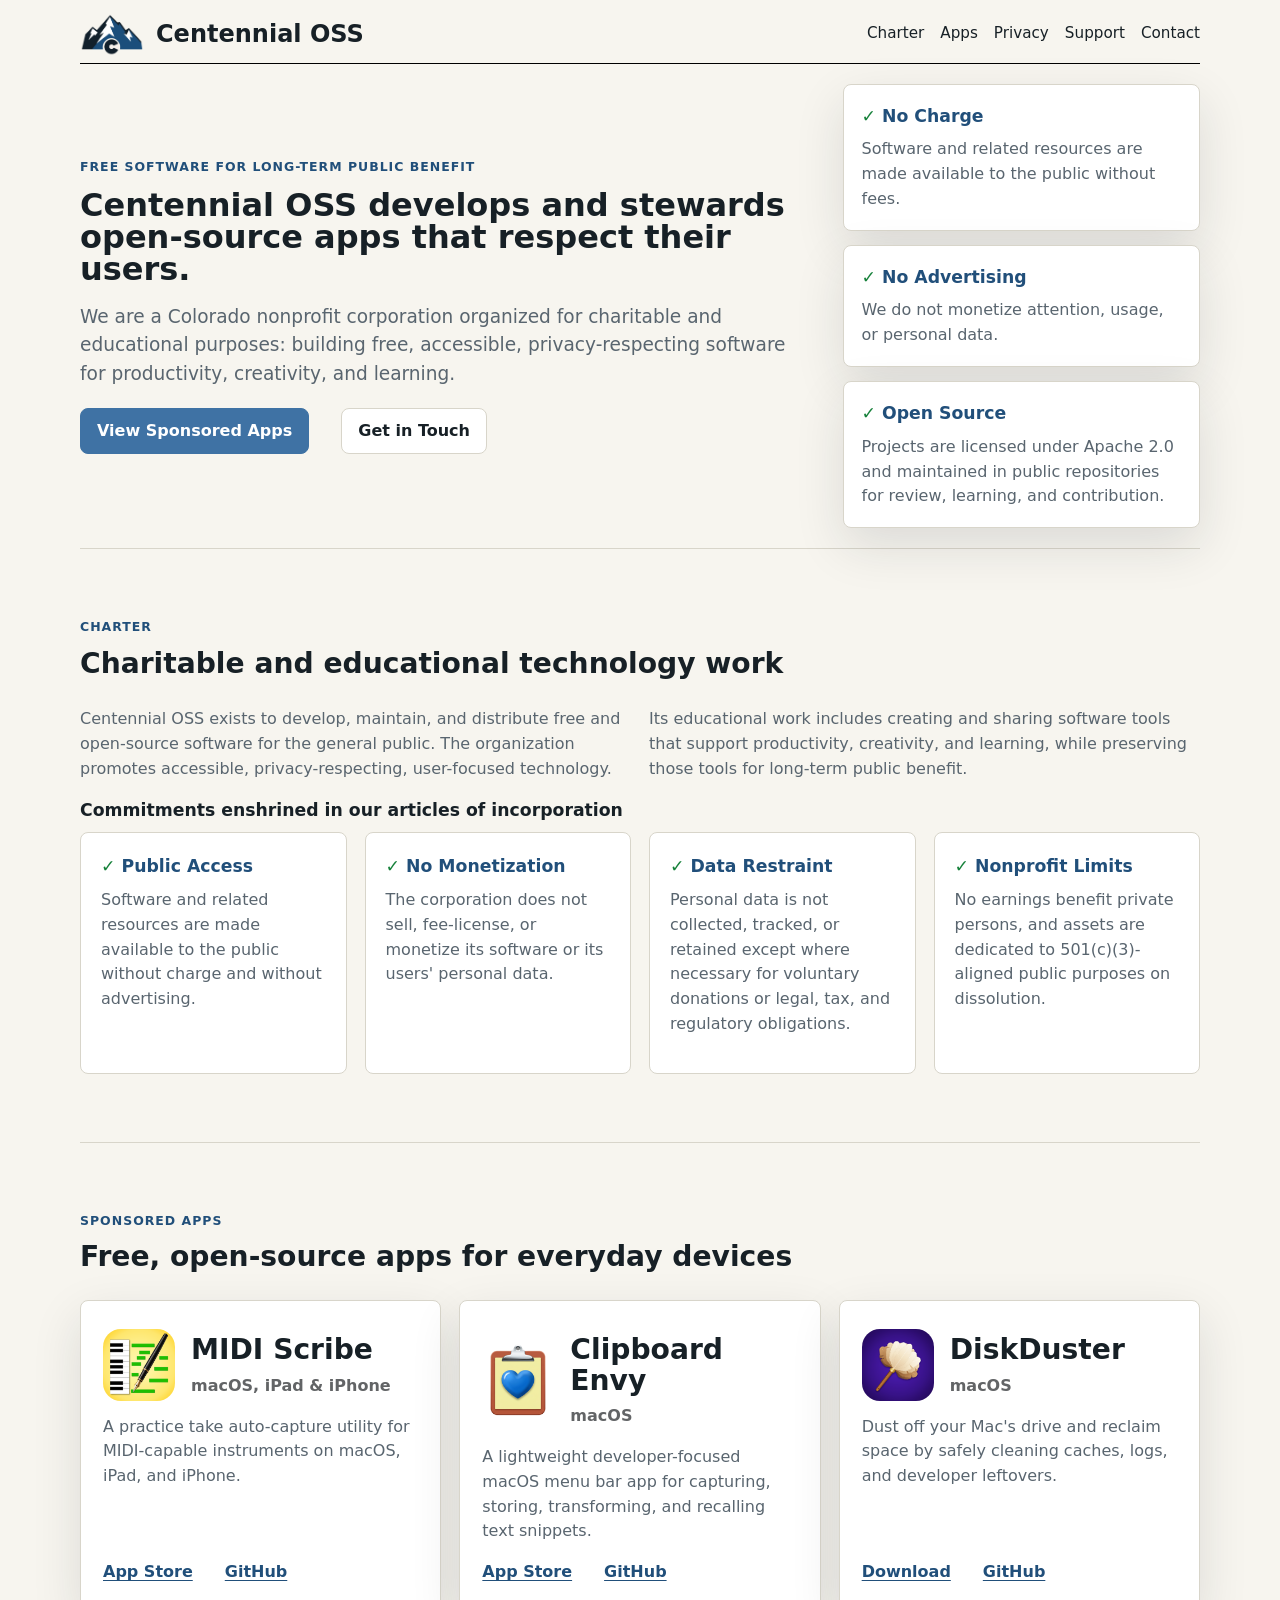
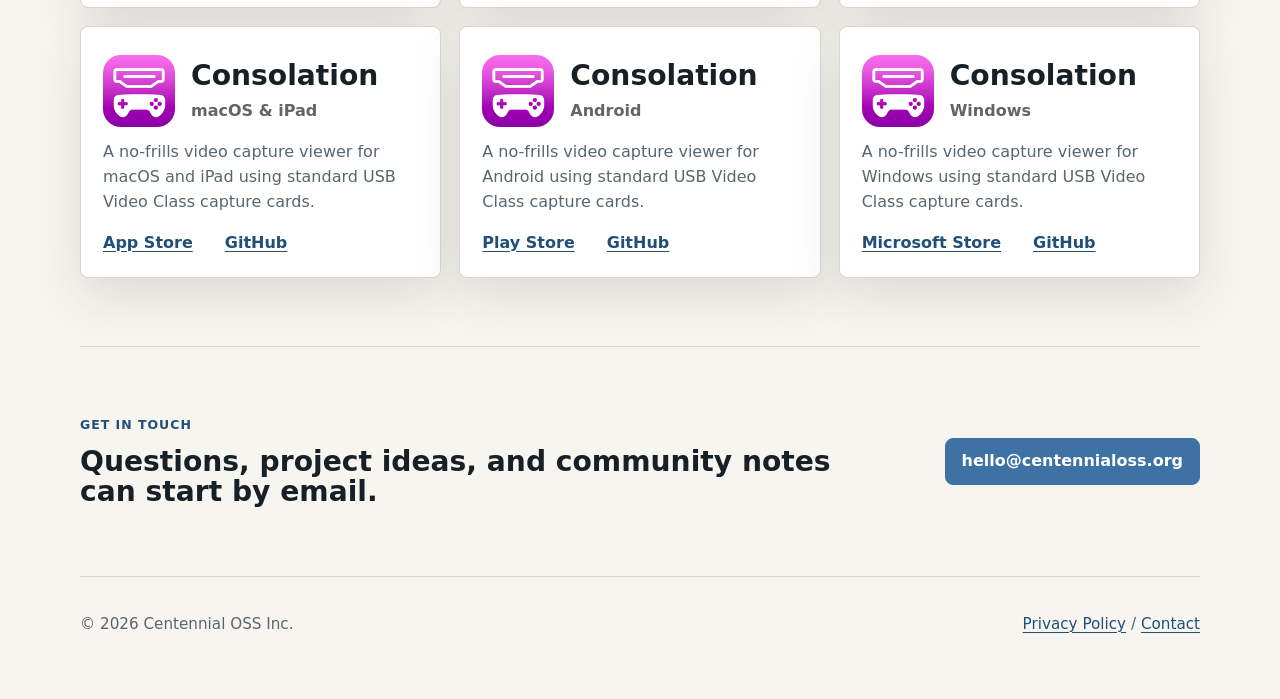
<file: index.html>
<!doctype html>
<html lang="en">
  <head>
    <meta charset="utf-8">
    <meta name="viewport" content="width=device-width, initial-scale=1">
    <title>Centennial OSS Inc.</title>
    <meta name="description" content="Centennial OSS Inc. develops, maintains, and preserves free and open-source software for public benefit.">
    <link rel="canonical" href="https://centennialoss.org/">
    <meta property="og:type" content="website">
    <meta property="og:site_name" content="Centennial OSS">
    <meta property="og:title" content="Centennial OSS">
    <meta property="og:description" content="Centennial OSS develops, maintains, and preserves free and open-source software for public benefit.">
    <meta property="og:url" content="https://centennialoss.org/">
    <meta property="og:image" content="https://centennialoss.org/images/social-card.png">
    <meta property="og:image:alt" content="Centennial OSS">
    <meta property="og:image:width" content="1200">
    <meta property="og:image:height" content="630">
    <meta name="twitter:card" content="summary_large_image">
    <meta name="twitter:title" content="Centennial OSS">
    <meta name="twitter:description" content="Centennial OSS develops, maintains, and preserves free and open-source software for public benefit.">
    <meta name="twitter:image" content="https://centennialoss.org/images/social-card.png">
    <link rel="stylesheet" href="css/site.css">
  </head>
  <body>
    <header class="site-header">
      <a class="brand" href="./" aria-label="Centennial OSS home">
        <img class="brand-mark" src="images/centennial-oss-logo.png" alt="">
        <span class="brand-text">Centennial OSS</span>
      </a>
      <nav aria-label="Primary navigation">
        <a href="#charter">Charter</a>
        <a href="#apps">Apps</a>
        <a href="./privacy/">Privacy</a>
        <a href="./support/">Support</a>
        <a href="mailto:hello@centennialoss.org">Contact</a>
      </nav>
    </header>

    <main>
      <section class="hero">
        <div class="hero-copy">
          <p class="eyebrow">Free software for long-term public benefit</p>
          <h1>Centennial OSS develops and stewards open-source apps that respect their users.</h1>
          <p class="lede">
            We are a Colorado nonprofit corporation organized for charitable and educational purposes:
            building free, accessible, privacy-respecting software for productivity, creativity, and learning.
          </p>
          <div class="hero-actions" aria-label="Primary actions">
            <a class="button primary" href="#apps">View Sponsored Apps</a>
            <a class="button" href="mailto:hello@centennialoss.org">Get in Touch</a>
          </div>
        </div>
        <aside class="hero-panel" aria-label="Operating principles">
          <article class="principle-card">
            <h3><span aria-hidden="true" class="green-check">✓</span> No Charge</h3>
            <span>Software and related resources are made available to the public without fees.</span>
          </article>
          <article class="principle-card">
            <h3><span aria-hidden="true" class="green-check">✓</span> No Advertising</h3>
            <span>We do not monetize attention, usage, or personal data.</span>
          </article>
          <article class="principle-card">
            <h3><span aria-hidden="true" class="green-check">✓</span> Open Source</h3>
            <span>Projects are licensed under Apache 2.0 and maintained in public repositories for review, learning, and contribution.</span>
          </article>
        </aside>
      </section>

      <section id="charter" class="section charter">
        <div class="section-heading">
          <p class="eyebrow">Charter</p>
          <h2>Charitable and educational technology work</h2>
        </div>
        <div class="text-grid">
          <p>
            Centennial OSS exists to develop, maintain, and distribute free and open-source software for the
            general public. The organization promotes accessible, privacy-respecting, user-focused technology.
          </p>
          <p>
            Its educational work includes creating and sharing software tools that support productivity, creativity,
            and learning, while preserving those tools for long-term public benefit.
          </p>
        </div>
        <h3>Commitments enshrined in our articles of incorporation</h3>
        <div class="commitments">
          <article>
            <h3><span aria-hidden="true" class="green-check">✓</span> Public Access</h3>
            <p>Software and related resources are made available to the public without charge and without advertising.</p>
          </article>
          <article>
            <h3><span aria-hidden="true" class="green-check">✓</span> No Monetization</h3>
            <p>The corporation does not sell, fee-license, or monetize its software or its users' personal data.</p>
          </article>
          <article>
            <h3><span aria-hidden="true" class="green-check">✓</span> Data Restraint</h3>
            <p>Personal data is not collected, tracked, or retained except where necessary for voluntary donations or legal, tax, and regulatory obligations.</p>
          </article>
          <article>
            <h3><span aria-hidden="true" class="green-check">✓</span> Nonprofit Limits</h3>
            <p>No earnings benefit private persons, and assets are dedicated to 501(c)(3)-aligned public purposes on dissolution.</p>
          </article>
        </div>
      </section>

      <section id="apps" class="section">
        <div class="section-heading">
          <p class="eyebrow">Sponsored apps</p>
          <h2>Free, open-source apps for everyday devices</h2>
        </div>
        <div class="app-list sponsored-app-list">
          <article class="app-card">
            <div class="app-card-header">
              <img src="images/midi-scribe.png" alt="" width="96" height="96" />
              <div>
                <h2>MIDI Scribe</h2>
                <h4>macOS, iPad &amp; iPhone</h4>
              </div>
            </div>
            <div class="app-card-body">
              <p>A practice take auto-capture utility for MIDI-capable instruments on macOS, iPad, and iPhone.</p>
              <div class="app-links">
                <a href="https://apps.apple.com/us/app/midi-scribe/id6760952962">App Store</a>
                <a href="https://github.com/centennial-oss/midi-scribe">GitHub</a>
              </div>
            </div>
          </article>

          <article class="app-card">
            <div class="app-card-header">
              <img src="images/clipboard-envy.png" alt="" width="96" height="96" />
              <div>
                <h2>Clipboard Envy</h2>
                <h4>macOS</h4>
              </div>
            </div>
            <div class="app-card-body">
              <p>A lightweight developer-focused macOS menu bar app for capturing, storing, transforming, and recalling text snippets.</p>
              <div class="app-links">
                <a href="https://apps.apple.com/us/app/clipboard-envy/id6759918875">App Store</a>
                <a href="https://github.com/centennial-oss/clipboard-envy">GitHub</a>
              </div>
            </div>
          </article>

          <article class="app-card">
            <div class="app-card-header">
              <img src="images/diskduster.png" alt="" width="96" height="96" />
              <div>
                <h2>DiskDuster</h2>
                <h4>macOS</h4>
              </div>
            </div>
            <div class="app-card-body">
              <p>Dust off your Mac's drive and reclaim space by safely cleaning caches, logs, and developer leftovers.</p>
              <div class="app-links">
                <a href="https://github.com/centennial-oss/diskduster/releases">Download</a>
                <a href="https://github.com/centennial-oss/diskduster">GitHub</a>
              </div>
            </div>
          </article>

          <article class="app-card">
            <div class="app-card-header">
              <img src="images/consolation.png" alt="" width="96" height="96" />
              <div>
                <h2>Consolation</h2>
                <h4>macOS &amp; iPad</h4>
              </div>
            </div>
            <div class="app-card-body">
              <p>A no-frills video capture viewer for macOS and iPad using standard USB Video Class capture cards.</p>
              <div class="app-links">
                <a href="https://apps.apple.com/us/app/consolation/id1563856788">App Store</a>
                <a href="https://github.com/centennial-oss/consolation-apple">GitHub</a>
              </div>
            </div>
          </article>

          <article class="app-card">
            <div class="app-card-header">
              <img src="images/consolation.png" alt="" width="96" height="96" />
              <div>
                <h2>Consolation</h2>
                <h4>Android</h4>
              </div>
            </div>
            <div class="app-card-body">
              <p>A no-frills video capture viewer for Android using standard USB Video Class capture cards.</p>
              <div class="app-links">
                <a href="https://play.google.com/store/apps/details?id=org.centennialoss.consolation">Play Store</a>
                <a href="https://github.com/centennial-oss/consolation-android">GitHub</a>
              </div>
            </div>
          </article>

          <article class="app-card">
            <div class="app-card-header">
              <img src="images/consolation.png" alt="" width="96" height="96" />
              <div>
                <h2>Consolation</h2>
                <h4>Windows</h4>
              </div>
            </div>
            <div class="app-card-body">
              <p>A no-frills video capture viewer for Windows using standard USB Video Class capture cards.</p>
              <div class="app-links">
                <a href="https://apps.microsoft.com/detail/9N96T6XGBFTF">Microsoft Store</a>
                <a href="https://github.com/centennial-oss/consolation-windows">GitHub</a>
              </div>
            </div>
          </article>
        </div>
      </section>

      <section id="contact" class="section contact-band">
        <div>
          <p class="eyebrow">Get in touch</p>
          <h2>Questions, project ideas, and community notes can start by email.</h2>
        </div>
        <a class="button primary" href="mailto:hello@centennialoss.org">hello@centennialoss.org</a>
      </section>
    </main>

    <footer class="site-footer">
      <p>&copy; 2026 Centennial OSS Inc.</p>
      <p><a href="privacy">Privacy Policy</a> <span aria-hidden="true">/</span> <a href="mailto:hello@centennialoss.org">Contact</a></p>
    </footer>
  </body>
</html>
</file>
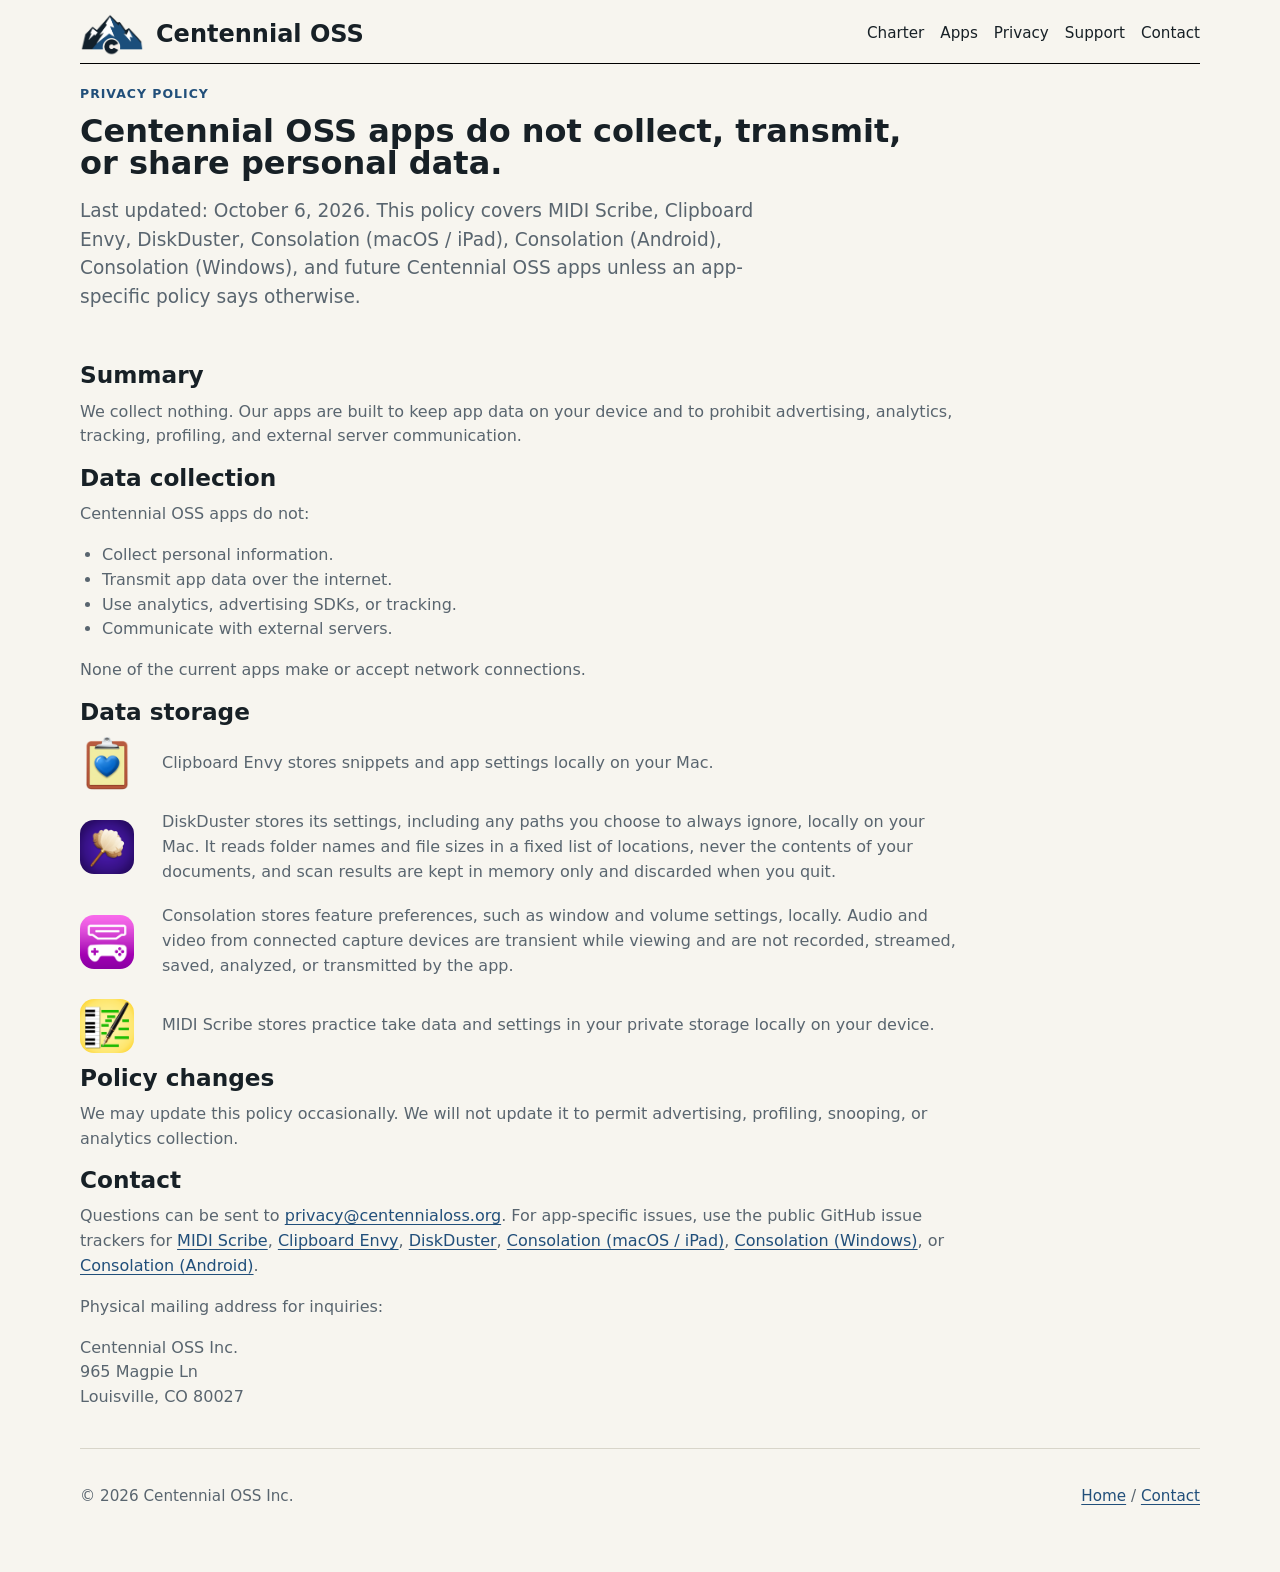
<file: privacy/index.html>
<!doctype html>
<html lang="en">
  <head>
    <meta charset="utf-8">
    <meta name="viewport" content="width=device-width, initial-scale=1">
    <title>Privacy Policy | Centennial OSS Inc.</title>
    <meta name="description" content="Privacy policy for apps sponsored by Centennial OSS Inc.">
    <link rel="canonical" href="https://centennialoss.org/privacy/">
    <meta property="og:type" content="website">
    <meta property="og:site_name" content="Centennial OSS Inc.">
    <meta property="og:title" content="Privacy Policy | Centennial OSS Inc.">
    <meta property="og:description" content="Privacy policy for apps sponsored by Centennial OSS Inc.">
    <meta property="og:url" content="https://centennialoss.org/privacy/">
    <meta property="og:image" content="https://centennialoss.org/images/social-card.png">
    <meta property="og:image:alt" content="Centennial OSS Inc.">
    <meta property="og:image:width" content="1200">
    <meta property="og:image:height" content="630">
    <meta name="twitter:card" content="summary_large_image">
    <meta name="twitter:title" content="Privacy Policy | Centennial OSS Inc.">
    <meta name="twitter:description" content="Privacy policy for apps sponsored by Centennial OSS Inc.">
    <meta name="twitter:image" content="https://centennialoss.org/images/social-card.png">
    <link rel="stylesheet" href="../css/site.css">
  </head>
  <body>
    <header class="site-header">
      <a class="brand" href="../" aria-label="Centennial OSS home">
        <img class="brand-mark" src="../images/centennial-oss-logo.png">
        <span class="brand-text">Centennial OSS</span>
      </a>
      <nav aria-label="Primary navigation">
        <a href="../#charter">Charter</a>
        <a href="../#apps">Apps</a>
        <a href="./">Privacy</a>
        <a href="../support/">Support</a>
        <a href="mailto:hello@centennialoss.org">Contact</a>
      </nav>
    </header>

    <main>
      <section class="page-hero">
        <p class="eyebrow">Privacy policy</p>
        <h1>Centennial OSS apps do not collect, transmit, or share personal data.</h1>
        <p class="lede">
          Last updated: October 6, 2026. This policy covers MIDI Scribe, Clipboard Envy, DiskDuster,
          Consolation (macOS / iPad), Consolation (Android), Consolation (Windows), and future Centennial OSS apps
          unless an app-specific policy says otherwise.
        </p>
      </section>

      <section class="policy">
        <h2>Summary</h2>
        <p>
          We collect nothing. Our apps are built to keep app data on your device and to 
          prohibit advertising, analytics, tracking, profiling, and external server communication.
        </p>

        <h2>Data collection</h2>
        <p>Centennial OSS apps do not:</p>
        <ul>
          <li>Collect personal information.</li>
          <li>Transmit app data over the internet.</li>
          <li>Use analytics, advertising SDKs, or tracking.</li>
          <li>Communicate with external servers.</li>
        </ul>
        <p>
          None of the current apps make or accept network connections.
        </p>

        <h2>Data storage</h2>
        <div class="policy-apps">
          <article class="policy-app">
            <img src="../images/clipboard-envy.png" alt="" width="64" height="64">
            <p>
              Clipboard Envy stores snippets and app settings locally on your Mac.
            </p>
          </article>
          <article class="policy-app">
            <img src="../images/diskduster.png" alt="" width="64" height="64">
            <p>
              DiskDuster stores its settings, including any paths you choose to always ignore, locally on your Mac.
              It reads folder names and file sizes in a fixed list of locations, never the contents of your
              documents, and scan results are kept in memory only and discarded when you quit.
            </p>
          </article>
          <article class="policy-app">
            <img src="../images/consolation.png" alt="" width="64" height="64">
            <p>
              Consolation stores feature preferences, such as window and volume settings, locally. Audio and
              video from connected capture devices are transient while viewing and are not recorded, streamed,
              saved, analyzed, or transmitted by the app.
            </p>
          </article>
          <article class="policy-app">
            <img src="../images/midi-scribe.png" alt="" width="64" height="64">
            <p>
              MIDI Scribe stores practice take data and settings in your private storage locally on your device.
            </p>
          </article>
        </div>

        <h2>Policy changes</h2>
        <p>
          We may update this policy occasionally. We will not update it to permit advertising, profiling,
          snooping, or analytics collection.
        </p>

        <h2>Contact</h2>
        <p>
          Questions can be sent to <a href="mailto:privacy@centennialoss.org">privacy@centennialoss.org</a>. For
          app-specific issues, use the public GitHub issue trackers for
          <a href="https://github.com/centennial-oss/midi-scribe/issues">MIDI Scribe</a>,
          <a href="https://github.com/centennial-oss/clipboard-envy/issues">Clipboard Envy</a>,
          <a href="https://github.com/centennial-oss/diskduster/issues">DiskDuster</a>,
          <a href="https://github.com/centennial-oss/consolation-apple/issues">Consolation (macOS / iPad)</a>,
          <a href="https://github.com/centennial-oss/consolation-windows/issues">Consolation (Windows)</a>, or
          <a href="https://github.com/centennial-oss/consolation-android/issues">Consolation (Android)</a>.
        </p>
        <p>
          Physical mailing address for inquiries:
        </p>
        <address>
          Centennial OSS Inc.<br>
          965 Magpie Ln<br>
          Louisville, CO 80027
        </address>
      </section>
    </main>

    <footer class="site-footer">
      <p>&copy; 2026 Centennial OSS Inc.</p>
      <p><a href="../">Home</a> <span aria-hidden="true">/</span> <a href="mailto:hello@centennialoss.org">Contact</a></p>
    </footer>
  </body>
</html>
</file>
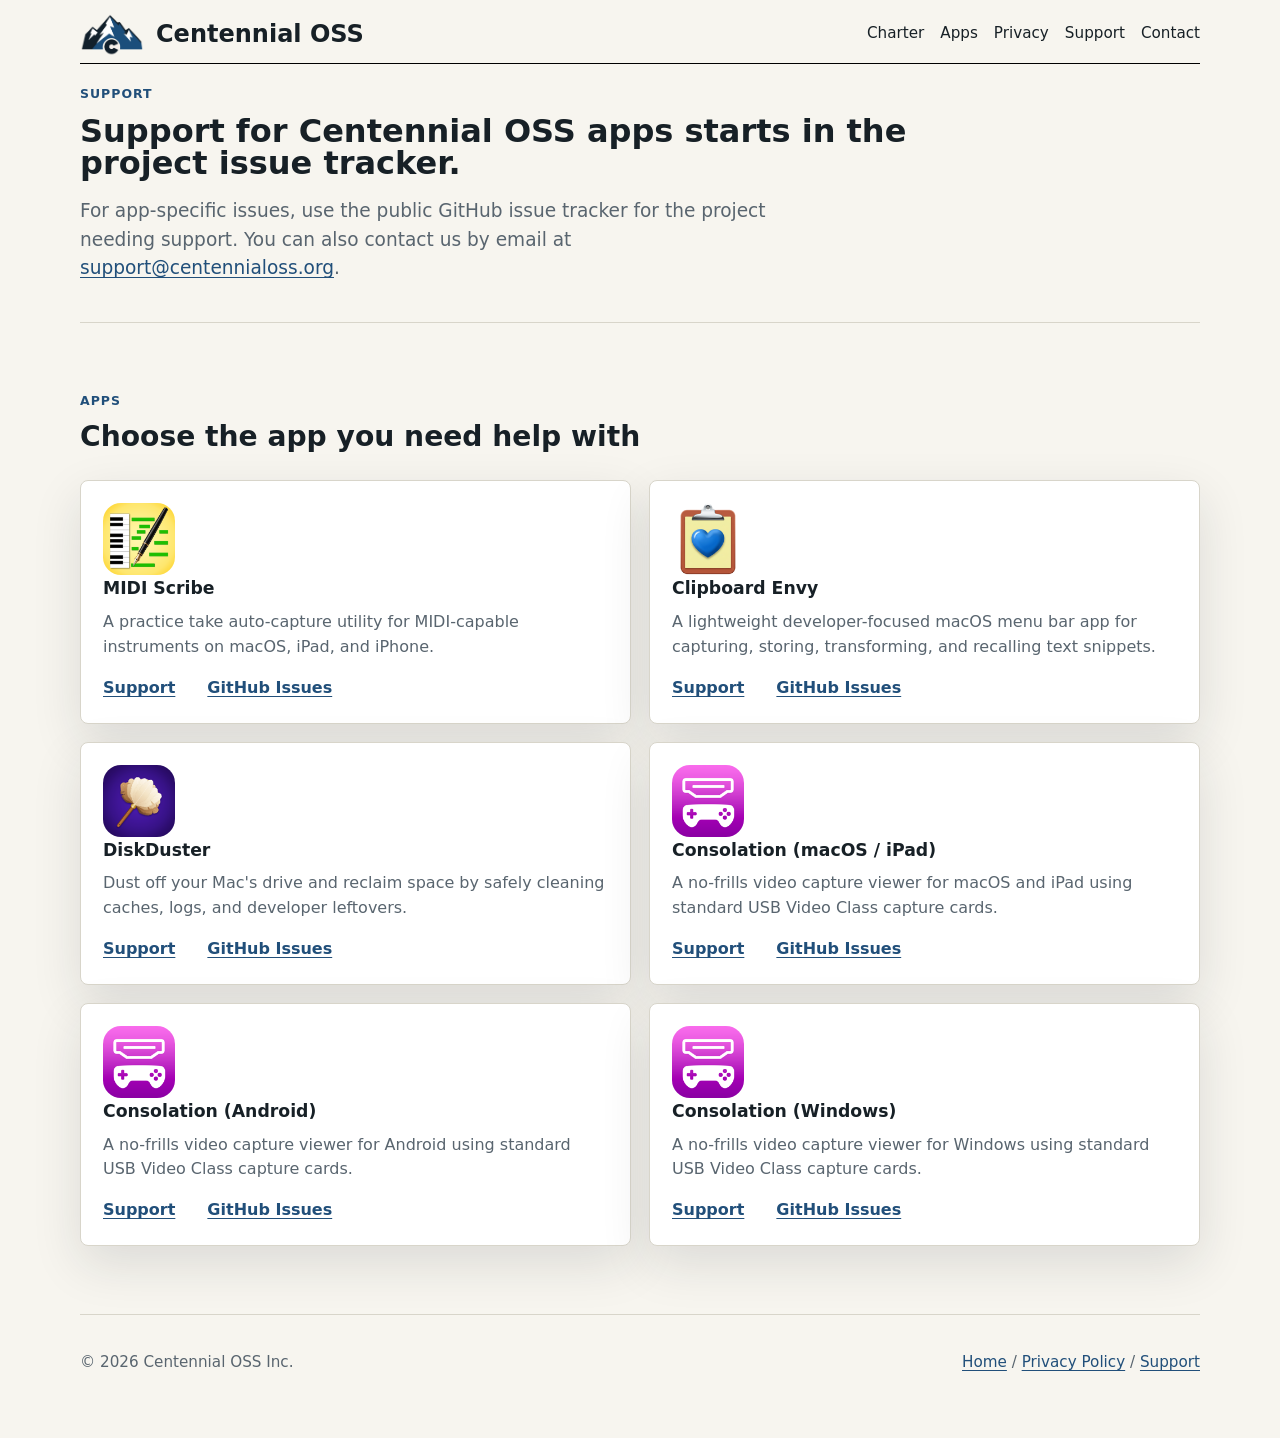
<file: support/index.html>
<!doctype html>
<html lang="en">
  <head>
    <meta charset="utf-8">
    <meta name="viewport" content="width=device-width, initial-scale=1">
    <title>Support | Centennial OSS Inc.</title>
    <meta name="description" content="Support resources for apps sponsored by Centennial OSS Inc.">
    <link rel="canonical" href="https://centennialoss.org/support/">
    <meta property="og:type" content="website">
    <meta property="og:site_name" content="Centennial OSS Inc.">
    <meta property="og:title" content="Support | Centennial OSS Inc.">
    <meta property="og:description" content="Support resources for apps sponsored by Centennial OSS Inc.">
    <meta property="og:url" content="https://centennialoss.org/support/">
    <meta property="og:image" content="https://centennialoss.org/images/social-card.png">
    <meta property="og:image:alt" content="Centennial OSS Inc.">
    <meta property="og:image:width" content="1200">
    <meta property="og:image:height" content="630">
    <meta name="twitter:card" content="summary_large_image">
    <meta name="twitter:title" content="Support | Centennial OSS Inc.">
    <meta name="twitter:description" content="Support resources for apps sponsored by Centennial OSS Inc.">
    <meta name="twitter:image" content="https://centennialoss.org/images/social-card.png">
    <link rel="stylesheet" href="../css/site.css">
  </head>
  <body>
    <header class="site-header">
      <a class="brand" href="../" aria-label="Centennial OSS home">
        <img class="brand-mark" src="../images/centennial-oss-logo.png" alt="">
        <span class="brand-text">Centennial OSS</span>
      </a>
      <nav aria-label="Primary navigation">
        <a href="../#charter">Charter</a>
        <a href="../#apps">Apps</a>
        <a href="../privacy/">Privacy</a>
        <a href="./">Support</a>
        <a href="mailto:hello@centennialoss.org">Contact</a>
      </nav>
    </header>

    <main>
      <section class="page-hero">
        <p class="eyebrow">Support</p>
        <h1>Support for Centennial OSS apps starts in the project issue tracker.</h1>
        <p class="lede">
          For app-specific issues, use the public GitHub issue tracker for the project needing support.
          You can also contact us by email at <a href="mailto:support@centennialoss.org">support@centennialoss.org</a>.
        </p>
      </section>

      <section class="section">
        <div class="section-heading">
          <p class="eyebrow">Apps</p>
          <h2>Choose the app you need help with</h2>
        </div>
        <div class="app-list">
          <article class="app-card">
            <img src="../images/midi-scribe.png" alt="" width="96" height="96">
            <div class="app-card-body">
              <h3>MIDI Scribe</h3>
              <p>A practice take auto-capture utility for MIDI-capable instruments on macOS, iPad, and iPhone.</p>
              <div class="app-links">
                <a href="./midi-scribe/">Support</a>
                <a href="https://github.com/centennial-oss/midi-scribe/issues">GitHub Issues</a>
              </div>
            </div>
          </article>

          <article class="app-card">
            <img src="../images/clipboard-envy.png" alt="" width="96" height="96">
            <div class="app-card-body">
              <h3>Clipboard Envy</h3>
              <p>A lightweight developer-focused macOS menu bar app for capturing, storing, transforming, and recalling text snippets.</p>
              <div class="app-links">
                <a href="./clipboard-envy/">Support</a>
                <a href="https://github.com/centennial-oss/clipboard-envy/issues">GitHub Issues</a>
              </div>
            </div>
          </article>

          <article class="app-card">
            <img src="../images/diskduster.png" alt="" width="96" height="96">
            <div class="app-card-body">
              <h3>DiskDuster</h3>
              <p>Dust off your Mac's drive and reclaim space by safely cleaning caches, logs, and developer leftovers.</p>
              <div class="app-links">
                <a href="./diskduster/">Support</a>
                <a href="https://github.com/centennial-oss/diskduster/issues">GitHub Issues</a>
              </div>
            </div>
          </article>

          <article class="app-card">
            <img src="../images/consolation.png" alt="" width="96" height="96">
            <div class="app-card-body">
              <h3>Consolation (macOS / iPad)</h3>
              <p>A no-frills video capture viewer for macOS and iPad using standard USB Video Class capture cards.</p>
              <div class="app-links">
                <a href="./consolation-apple/">Support</a>
                <a href="https://github.com/centennial-oss/consolation-apple/issues">GitHub Issues</a>
              </div>
            </div>
          </article>

          <article class="app-card">
            <img src="../images/consolation.png" alt="" width="96" height="96">
            <div class="app-card-body">
              <h3>Consolation (Android)</h3>
              <p>A no-frills video capture viewer for Android using standard USB Video Class capture cards.</p>
              <div class="app-links">
                <a href="./consolation-android/">Support</a>
                <a href="https://github.com/centennial-oss/consolation-android/issues">GitHub Issues</a>
              </div>
            </div>
          </article>

          <article class="app-card">
            <img src="../images/consolation.png" alt="" width="96" height="96">
            <div class="app-card-body">
              <h3>Consolation (Windows)</h3>
              <p>A no-frills video capture viewer for Windows using standard USB Video Class capture cards.</p>
              <div class="app-links">
                <a href="./consolation-windows/">Support</a>
                <a href="https://github.com/centennial-oss/consolation-windows/issues">GitHub Issues</a>
              </div>
            </div>
          </article>
        </div>
      </section>
    </main>

    <footer class="site-footer">
      <p>&copy; 2026 Centennial OSS Inc.</p>
      <p><a href="../">Home</a> <span aria-hidden="true">/</span> <a href="../privacy/">Privacy Policy</a> <span aria-hidden="true">/</span> <a href="mailto:support@centennialoss.org">Support</a></p>
    </footer>
  </body>
</html>
</file>
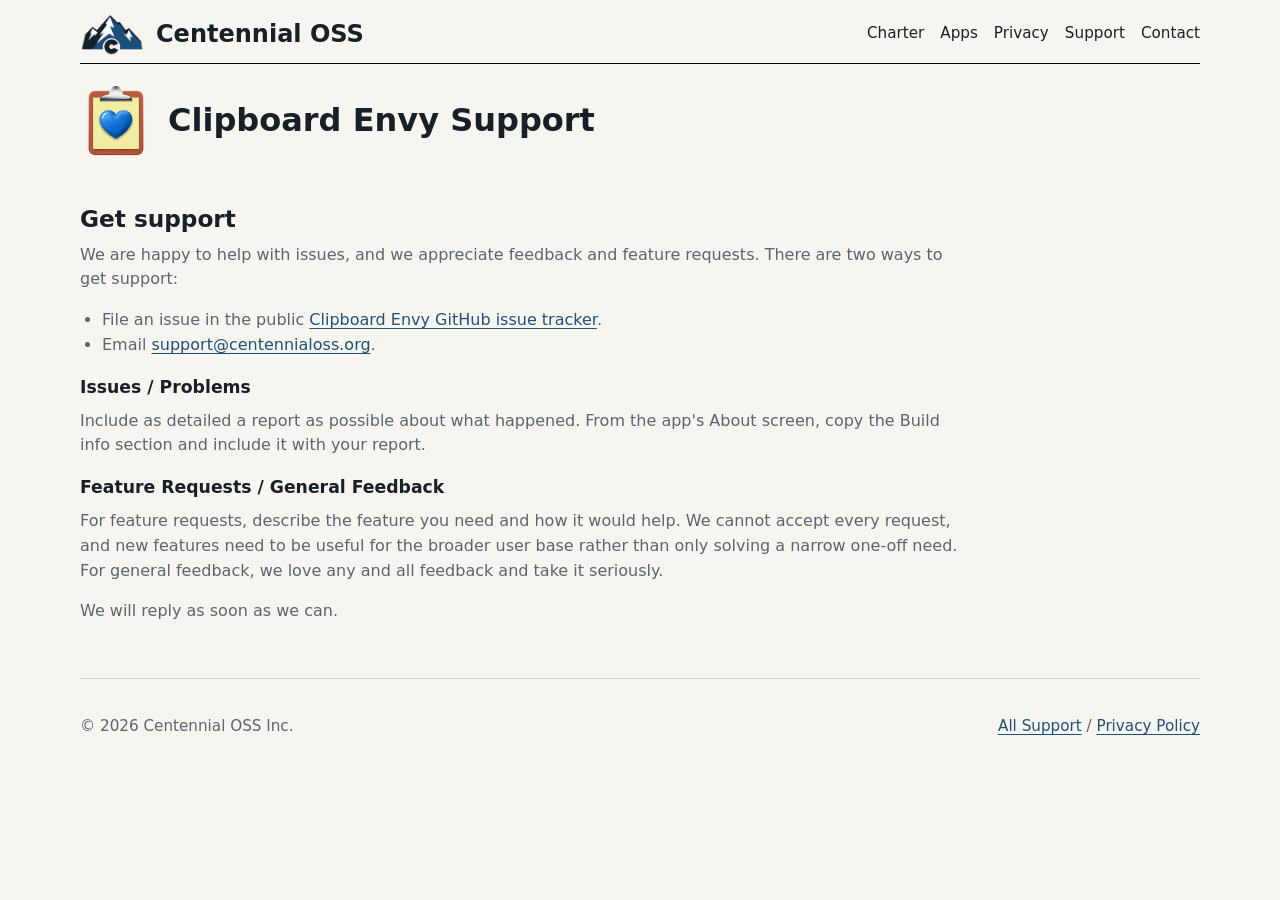
<file: support/clipboard-envy/index.html>
<!doctype html>
<html lang="en">
  <head>
    <meta charset="utf-8">
    <meta name="viewport" content="width=device-width, initial-scale=1">
    <title>Clipboard Envy Support | Centennial OSS Inc.</title>
    <meta name="description" content="Support resources for Clipboard Envy.">
    <link rel="canonical" href="https://centennialoss.org/support/clipboard-envy/">
    <meta property="og:type" content="website">
    <meta property="og:site_name" content="Centennial OSS Inc.">
    <meta property="og:title" content="Clipboard Envy Support | Centennial OSS Inc.">
    <meta property="og:description" content="Support resources for Clipboard Envy.">
    <meta property="og:url" content="https://centennialoss.org/support/clipboard-envy/">
    <meta property="og:image" content="https://centennialoss.org/images/social-card.png">
    <meta property="og:image:alt" content="Centennial OSS Inc.">
    <meta property="og:image:width" content="1200">
    <meta property="og:image:height" content="630">
    <meta name="twitter:card" content="summary_large_image">
    <meta name="twitter:title" content="Clipboard Envy Support | Centennial OSS Inc.">
    <meta name="twitter:description" content="Support resources for Clipboard Envy.">
    <meta name="twitter:image" content="https://centennialoss.org/images/social-card.png">
    <link rel="stylesheet" href="../../css/site.css">
  </head>
  <body>
    <header class="site-header">
      <a class="brand" href="../../" aria-label="Centennial OSS home">
        <img class="brand-mark" src="../../images/centennial-oss-logo.png" alt="">
        <span class="brand-text">Centennial OSS</span>
      </a>
      <nav aria-label="Primary navigation">
        <a href="../../#charter">Charter</a>
        <a href="../../#apps">Apps</a>
        <a href="../../privacy/">Privacy</a>
        <a href="../">Support</a>
        <a href="mailto:hello@centennialoss.org">Contact</a>
      </nav>
    </header>

    <main>
      <section class="page-hero">
        <h1 class="app-title">
          <img src="../../images/clipboard-envy.png" alt="" width="72" height="72">
          <span>Clipboard Envy Support</span>
        </h1>
      </section>

      <section class="policy">
        <h2>Get support</h2>
        <p>
          We are happy to help with issues, and we appreciate feedback and feature requests. There are two ways to get support:
        </p>
        <ul>
          <li>File an issue in the public <a href="https://github.com/centennial-oss/clipboard-envy/issues">Clipboard Envy GitHub issue tracker</a>.</li>
          <li>Email <a href="mailto:support@centennialoss.org">support@centennialoss.org</a>.</li>
        </ul>
        <h3>Issues / Problems</h3>
        <p>
          Include as detailed a report as possible about what happened. From the app's About screen, copy the Build info section
          and include it with your report.
        </p>
        <h3>Feature Requests / General Feedback</h3>
        <p>
          For feature requests, describe the feature you need and how it would help. We cannot accept every request,
          and new features need to be useful for the broader user base rather than only solving a narrow one-off need.
          For general feedback, we love any and all feedback and take it seriously.
        </p>
        <p>
          We will reply as soon as we can.
        </p>
      </section>
    </main>

    <footer class="site-footer">
      <p>&copy; 2026 Centennial OSS Inc.</p>
      <p><a href="../">All Support</a> <span aria-hidden="true">/</span> <a href="../../privacy/">Privacy Policy</a></p>
    </footer>
  </body>
</html>
</file>
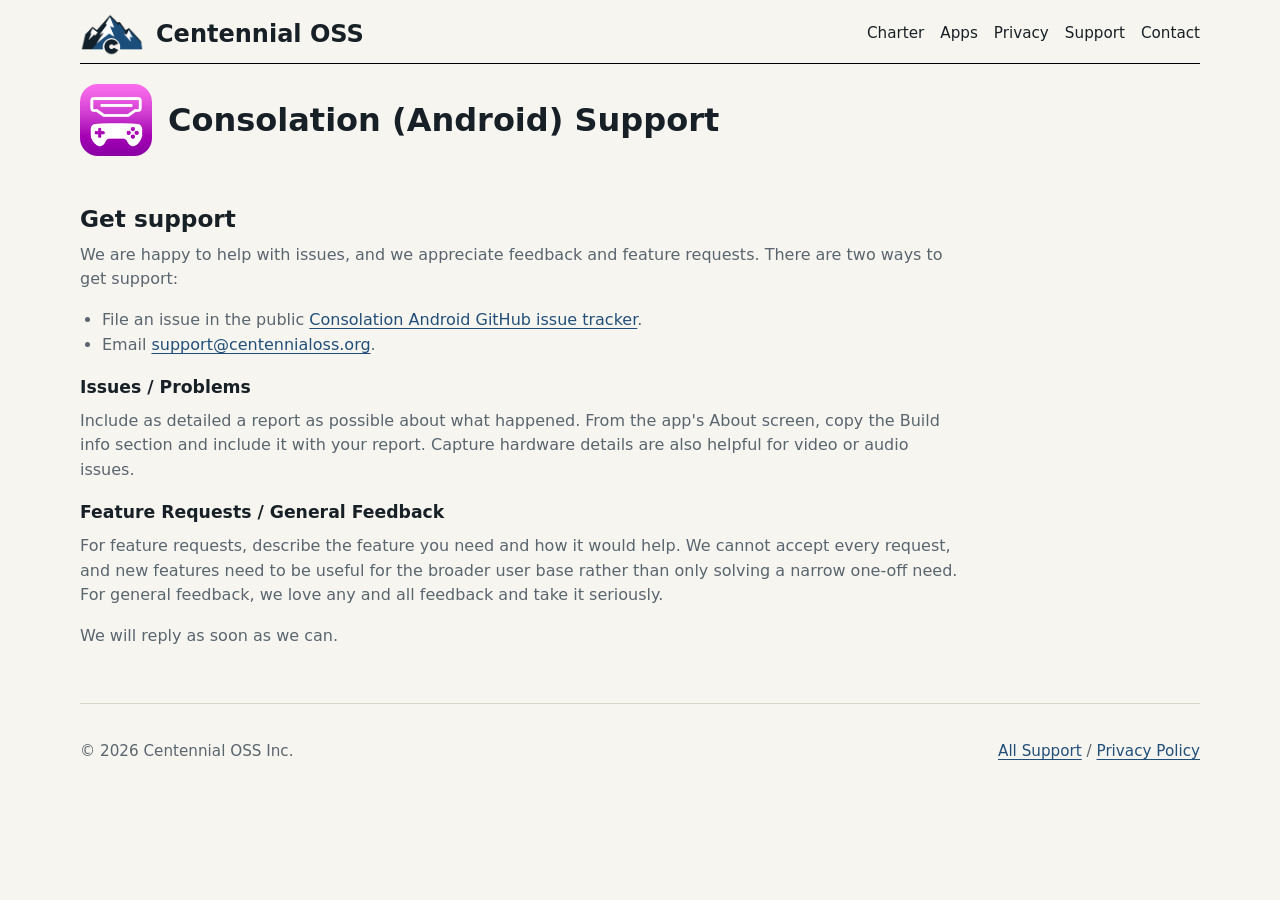
<file: support/consolation-android/index.html>
<!doctype html>
<html lang="en">
  <head>
    <meta charset="utf-8">
    <meta name="viewport" content="width=device-width, initial-scale=1">
    <title>Consolation for Android Support | Centennial OSS Inc.</title>
    <meta name="description" content="Support resources for Consolation on Android.">
    <link rel="canonical" href="https://centennialoss.org/support/consolation-android/">
    <meta property="og:type" content="website">
    <meta property="og:site_name" content="Centennial OSS Inc.">
    <meta property="og:title" content="Consolation for Android Support | Centennial OSS Inc.">
    <meta property="og:description" content="Support resources for Consolation on Android.">
    <meta property="og:url" content="https://centennialoss.org/support/consolation-android/">
    <meta property="og:image" content="https://centennialoss.org/images/social-card.png">
    <meta property="og:image:alt" content="Centennial OSS Inc.">
    <meta property="og:image:width" content="1200">
    <meta property="og:image:height" content="630">
    <meta name="twitter:card" content="summary_large_image">
    <meta name="twitter:title" content="Consolation for Android Support | Centennial OSS Inc.">
    <meta name="twitter:description" content="Support resources for Consolation on Android.">
    <meta name="twitter:image" content="https://centennialoss.org/images/social-card.png">
    <link rel="stylesheet" href="../../css/site.css">
  </head>
  <body>
    <header class="site-header">
      <a class="brand" href="../../" aria-label="Centennial OSS home">
        <img class="brand-mark" src="../../images/centennial-oss-logo.png" alt="">
        <span class="brand-text">Centennial OSS</span>
      </a>
      <nav aria-label="Primary navigation">
        <a href="../../#charter">Charter</a>
        <a href="../../#apps">Apps</a>
        <a href="../../privacy/">Privacy</a>
        <a href="../">Support</a>
        <a href="mailto:hello@centennialoss.org">Contact</a>
      </nav>
    </header>

    <main>
      <section class="page-hero">
        <h1 class="app-title">
          <img src="../../images/consolation.png" alt="" width="72" height="72">
          <span>Consolation (Android) Support</span>
        </h1>
      </section>

      <section class="policy">
        <h2>Get support</h2>
        <p>
          We are happy to help with issues, and we appreciate feedback and feature requests. There are two ways to get support:
        </p>
        <ul>
          <li>File an issue in the public <a href="https://github.com/centennial-oss/consolation-android/issues">Consolation Android GitHub issue tracker</a>.</li>
          <li>Email <a href="mailto:support@centennialoss.org">support@centennialoss.org</a>.</li>
        </ul>
        <h3>Issues / Problems</h3>
        <p>
          Include as detailed a report as possible about what happened. From the app's About screen, copy the Build info section
          and include it with your report. Capture hardware details are also helpful for video or audio issues.
        </p>
        <h3>Feature Requests / General Feedback</h3>
        <p>
          For feature requests, describe the feature you need and how it would help. We cannot accept every request,
          and new features need to be useful for the broader user base rather than only solving a narrow one-off need.
          For general feedback, we love any and all feedback and take it seriously.
        </p>
        <p>
          We will reply as soon as we can.
        </p>
      </section>
    </main>

    <footer class="site-footer">
      <p>&copy; 2026 Centennial OSS Inc.</p>
      <p><a href="../">All Support</a> <span aria-hidden="true">/</span> <a href="../../privacy/">Privacy Policy</a></p>
    </footer>
  </body>
</html>
</file>
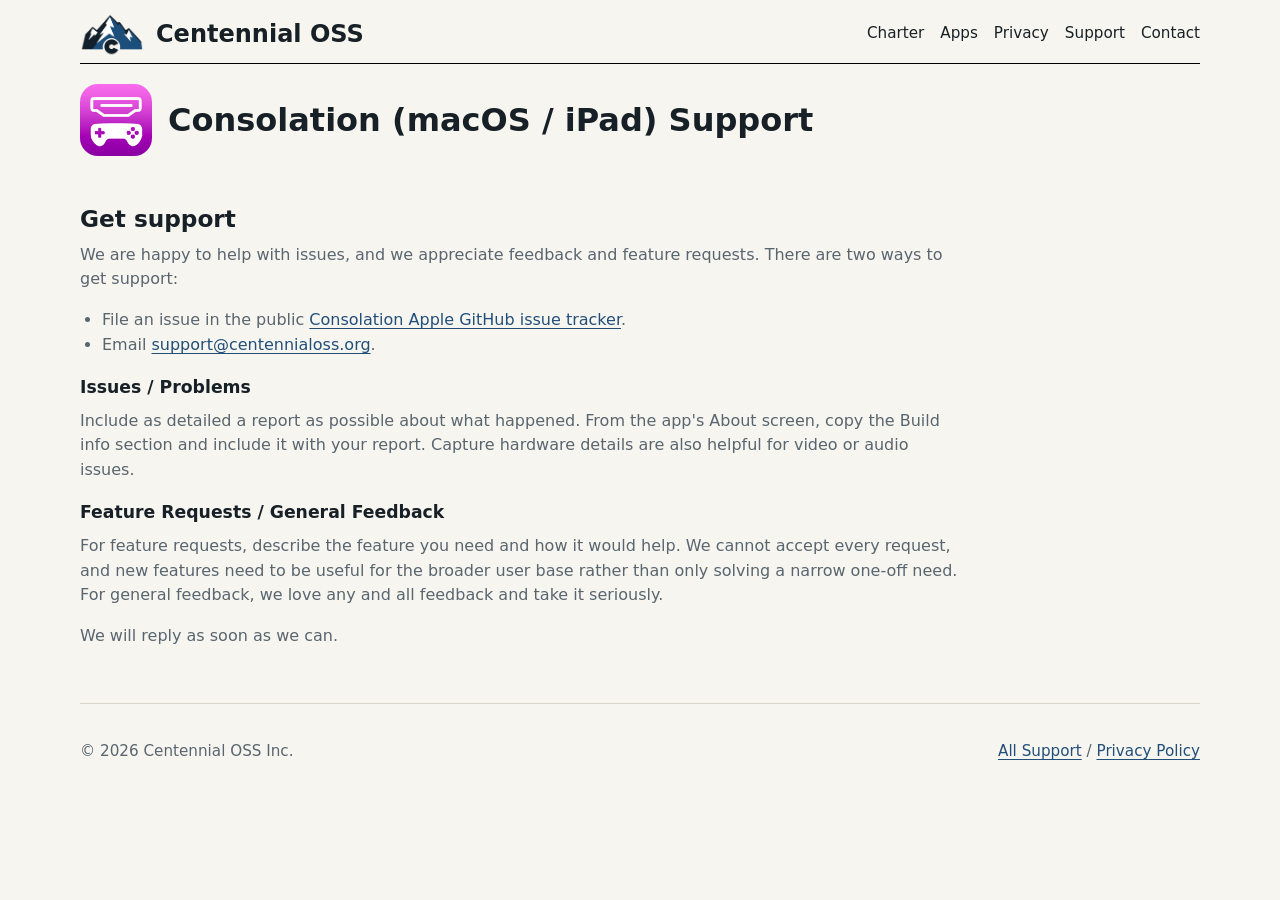
<file: support/consolation-apple/index.html>
<!doctype html>
<html lang="en">
  <head>
    <meta charset="utf-8">
    <meta name="viewport" content="width=device-width, initial-scale=1">
    <title>Consolation for macOS and iPad Support | Centennial OSS Inc.</title>
    <meta name="description" content="Support resources for Consolation on macOS and iPad.">
    <link rel="canonical" href="https://centennialoss.org/support/consolation-apple/">
    <meta property="og:type" content="website">
    <meta property="og:site_name" content="Centennial OSS Inc.">
    <meta property="og:title" content="Consolation for macOS and iPad Support | Centennial OSS Inc.">
    <meta property="og:description" content="Support resources for Consolation on macOS and iPad.">
    <meta property="og:url" content="https://centennialoss.org/support/consolation-apple/">
    <meta property="og:image" content="https://centennialoss.org/images/social-card.png">
    <meta property="og:image:alt" content="Centennial OSS Inc.">
    <meta property="og:image:width" content="1200">
    <meta property="og:image:height" content="630">
    <meta name="twitter:card" content="summary_large_image">
    <meta name="twitter:title" content="Consolation for macOS and iPad Support | Centennial OSS Inc.">
    <meta name="twitter:description" content="Support resources for Consolation on macOS and iPad.">
    <meta name="twitter:image" content="https://centennialoss.org/images/social-card.png">
    <link rel="stylesheet" href="../../css/site.css">
  </head>
  <body>
    <header class="site-header">
      <a class="brand" href="../../" aria-label="Centennial OSS home">
        <img class="brand-mark" src="../../images/centennial-oss-logo.png" alt="">
        <span class="brand-text">Centennial OSS</span>
      </a>
      <nav aria-label="Primary navigation">
        <a href="../../#charter">Charter</a>
        <a href="../../#apps">Apps</a>
        <a href="../../privacy/">Privacy</a>
        <a href="../">Support</a>
        <a href="mailto:hello@centennialoss.org">Contact</a>
      </nav>
    </header>

    <main>
      <section class="page-hero">
        <h1 class="app-title">
          <img src="../../images/consolation.png" alt="" width="72" height="72">
          <span>Consolation (macOS / iPad) Support</span>
        </h1>
      </section>

      <section class="policy">
        <h2>Get support</h2>
        <p>
          We are happy to help with issues, and we appreciate feedback and feature requests. There are two ways to get support:
        </p>
        <ul>
          <li>File an issue in the public <a href="https://github.com/centennial-oss/consolation-apple/issues">Consolation Apple GitHub issue tracker</a>.</li>
          <li>Email <a href="mailto:support@centennialoss.org">support@centennialoss.org</a>.</li>
        </ul>
        <h3>Issues / Problems</h3>
        <p>
          Include as detailed a report as possible about what happened. From the app's About screen, copy the Build info section
          and include it with your report. Capture hardware details are also helpful for video or audio issues.
        </p>
        <h3>Feature Requests / General Feedback</h3>
        <p>
          For feature requests, describe the feature you need and how it would help. We cannot accept every request,
          and new features need to be useful for the broader user base rather than only solving a narrow one-off need.
          For general feedback, we love any and all feedback and take it seriously.
        </p>
        <p>
          We will reply as soon as we can.
        </p>
      </section>
    </main>

    <footer class="site-footer">
      <p>&copy; 2026 Centennial OSS Inc.</p>
      <p><a href="../">All Support</a> <span aria-hidden="true">/</span> <a href="../../privacy/">Privacy Policy</a></p>
    </footer>
  </body>
</html>
</file>
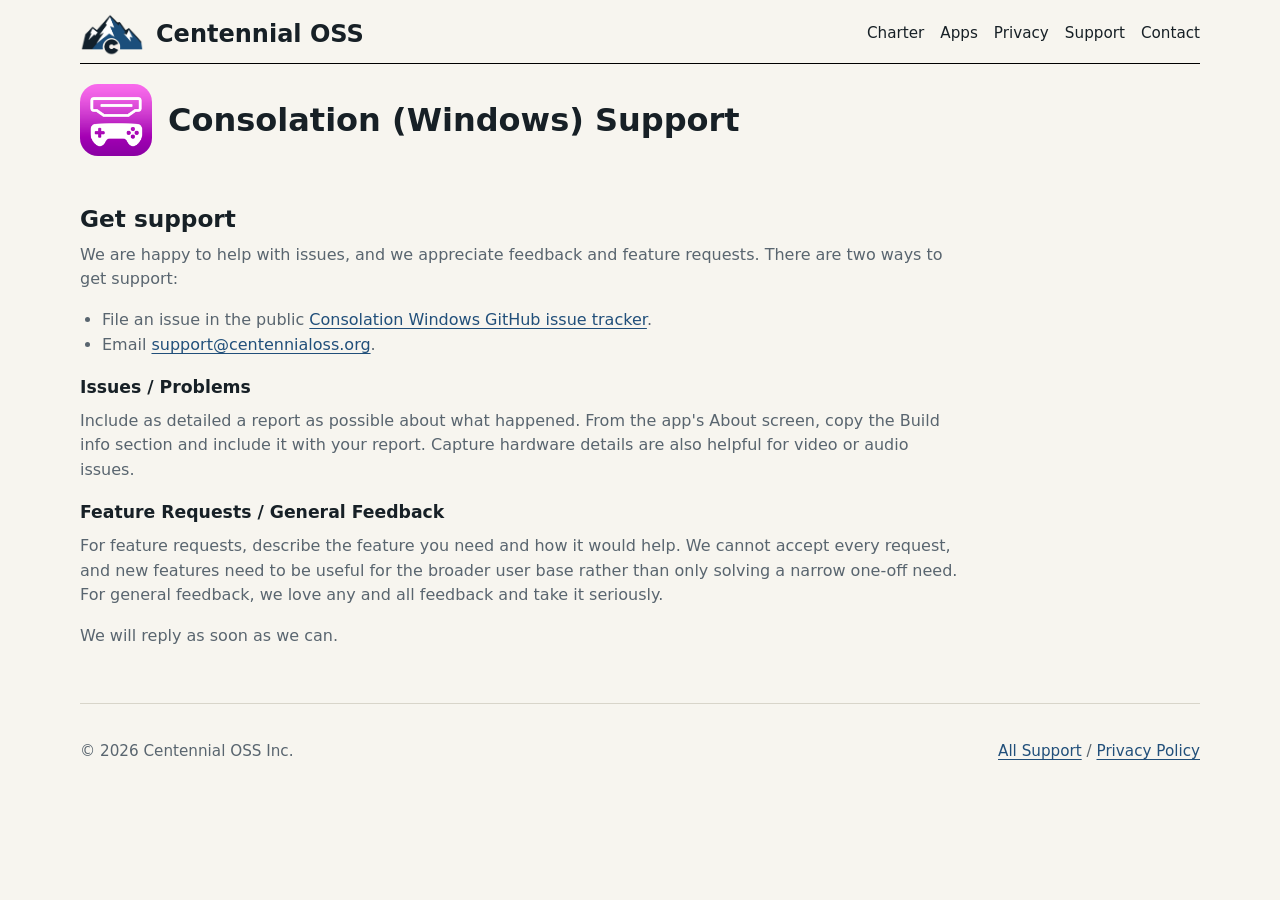
<file: support/consolation-windows/index.html>
<!doctype html>
<html lang="en">
  <head>
    <meta charset="utf-8">
    <meta name="viewport" content="width=device-width, initial-scale=1">
    <title>Consolation for Windows Support | Centennial OSS Inc.</title>
    <meta name="description" content="Support resources for Consolation on Windows.">
    <link rel="canonical" href="https://centennialoss.org/support/consolation-windows/">
    <meta property="og:type" content="website">
    <meta property="og:site_name" content="Centennial OSS Inc.">
    <meta property="og:title" content="Consolation for Windows Support | Centennial OSS Inc.">
    <meta property="og:description" content="Support resources for Consolation on Windows.">
    <meta property="og:url" content="https://centennialoss.org/support/consolation-windows/">
    <meta property="og:image" content="https://centennialoss.org/images/social-card.png">
    <meta property="og:image:alt" content="Centennial OSS Inc.">
    <meta property="og:image:width" content="1200">
    <meta property="og:image:height" content="630">
    <meta name="twitter:card" content="summary_large_image">
    <meta name="twitter:title" content="Consolation for Windows Support | Centennial OSS Inc.">
    <meta name="twitter:description" content="Support resources for Consolation on Windows.">
    <meta name="twitter:image" content="https://centennialoss.org/images/social-card.png">
    <link rel="stylesheet" href="../../css/site.css">
  </head>
  <body>
    <header class="site-header">
      <a class="brand" href="../../" aria-label="Centennial OSS home">
        <img class="brand-mark" src="../../images/centennial-oss-logo.png" alt="">
        <span class="brand-text">Centennial OSS</span>
      </a>
      <nav aria-label="Primary navigation">
        <a href="../../#charter">Charter</a>
        <a href="../../#apps">Apps</a>
        <a href="../../privacy/">Privacy</a>
        <a href="../">Support</a>
        <a href="mailto:hello@centennialoss.org">Contact</a>
      </nav>
    </header>

    <main>
      <section class="page-hero">
        <h1 class="app-title">
          <img src="../../images/consolation.png" alt="" width="72" height="72">
          <span>Consolation (Windows) Support</span>
        </h1>
      </section>

      <section class="policy">
        <h2>Get support</h2>
        <p>
          We are happy to help with issues, and we appreciate feedback and feature requests. There are two ways to get support:
        </p>
        <ul>
          <li>File an issue in the public <a href="https://github.com/centennial-oss/consolation-windows/issues">Consolation Windows GitHub issue tracker</a>.</li>
          <li>Email <a href="mailto:support@centennialoss.org">support@centennialoss.org</a>.</li>
        </ul>
        <h3>Issues / Problems</h3>
        <p>
          Include as detailed a report as possible about what happened. From the app's About screen, copy the Build info section
          and include it with your report. Capture hardware details are also helpful for video or audio issues.
        </p>
        <h3>Feature Requests / General Feedback</h3>
        <p>
          For feature requests, describe the feature you need and how it would help. We cannot accept every request,
          and new features need to be useful for the broader user base rather than only solving a narrow one-off need.
          For general feedback, we love any and all feedback and take it seriously.
        </p>
        <p>
          We will reply as soon as we can.
        </p>
      </section>
    </main>

    <footer class="site-footer">
      <p>&copy; 2026 Centennial OSS Inc.</p>
      <p><a href="../">All Support</a> <span aria-hidden="true">/</span> <a href="../../privacy/">Privacy Policy</a></p>
    </footer>
  </body>
</html>
</file>
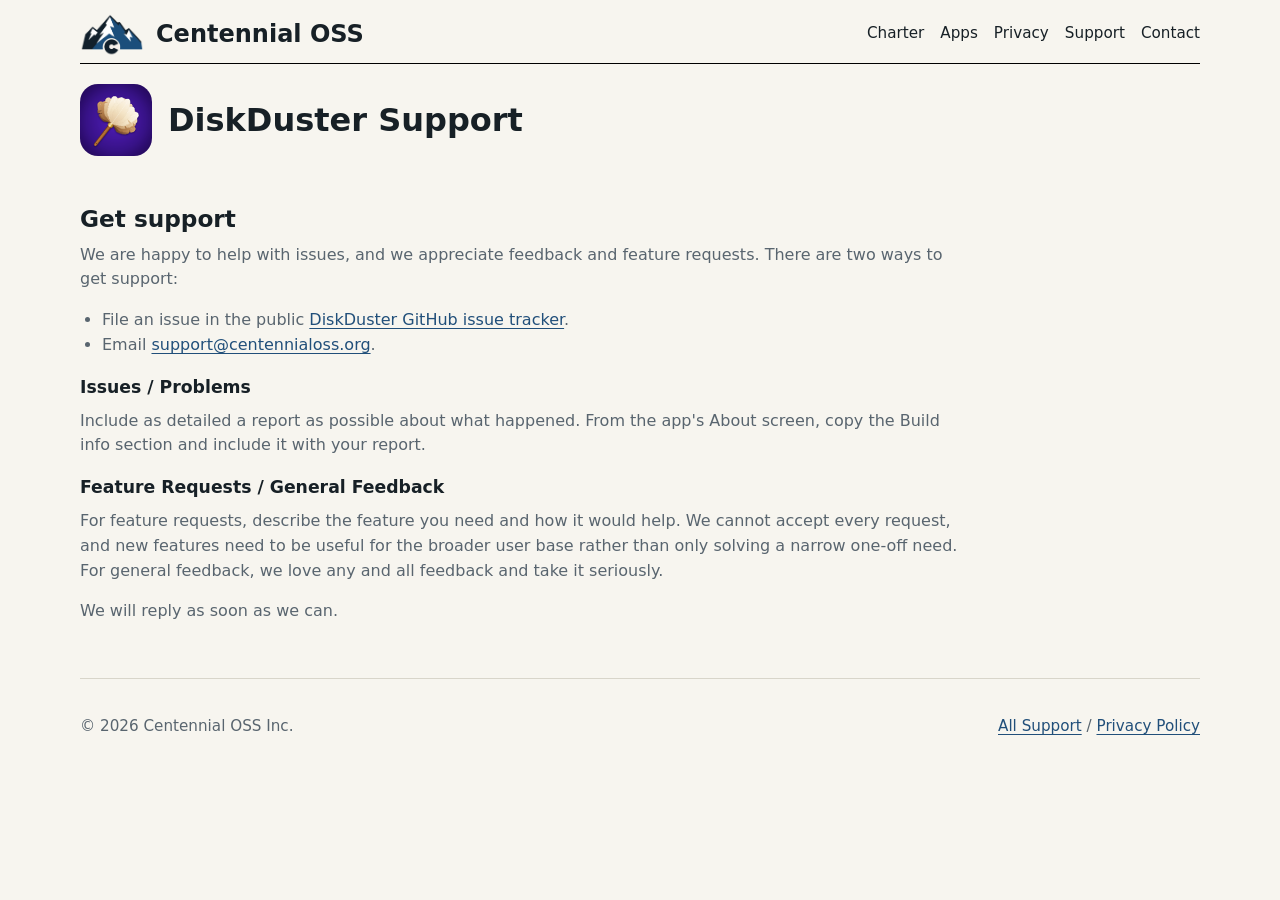
<file: support/diskduster/index.html>
<!doctype html>
<html lang="en">
  <head>
    <meta charset="utf-8">
    <meta name="viewport" content="width=device-width, initial-scale=1">
    <title>DiskDuster Support | Centennial OSS Inc.</title>
    <meta name="description" content="Support resources for DiskDuster.">
    <link rel="canonical" href="https://centennialoss.org/support/diskduster/">
    <meta property="og:type" content="website">
    <meta property="og:site_name" content="Centennial OSS Inc.">
    <meta property="og:title" content="DiskDuster Support | Centennial OSS Inc.">
    <meta property="og:description" content="Support resources for DiskDuster.">
    <meta property="og:url" content="https://centennialoss.org/support/diskduster/">
    <meta property="og:image" content="https://centennialoss.org/images/social-card.png">
    <meta property="og:image:alt" content="Centennial OSS Inc.">
    <meta property="og:image:width" content="1200">
    <meta property="og:image:height" content="630">
    <meta name="twitter:card" content="summary_large_image">
    <meta name="twitter:title" content="DiskDuster Support | Centennial OSS Inc.">
    <meta name="twitter:description" content="Support resources for DiskDuster.">
    <meta name="twitter:image" content="https://centennialoss.org/images/social-card.png">
    <link rel="stylesheet" href="../../css/site.css">
  </head>
  <body>
    <header class="site-header">
      <a class="brand" href="../../" aria-label="Centennial OSS home">
        <img class="brand-mark" src="../../images/centennial-oss-logo.png" alt="">
        <span class="brand-text">Centennial OSS</span>
      </a>
      <nav aria-label="Primary navigation">
        <a href="../../#charter">Charter</a>
        <a href="../../#apps">Apps</a>
        <a href="../../privacy/">Privacy</a>
        <a href="../">Support</a>
        <a href="mailto:hello@centennialoss.org">Contact</a>
      </nav>
    </header>

    <main>
      <section class="page-hero">
        <h1 class="app-title">
          <img src="../../images/diskduster.png" alt="" width="72" height="72">
          <span>DiskDuster Support</span>
        </h1>
      </section>

      <section class="policy">
        <h2>Get support</h2>
        <p>
          We are happy to help with issues, and we appreciate feedback and feature requests. There are two ways to get support:
        </p>
        <ul>
          <li>File an issue in the public <a href="https://github.com/centennial-oss/diskduster/issues">DiskDuster GitHub issue tracker</a>.</li>
          <li>Email <a href="mailto:support@centennialoss.org">support@centennialoss.org</a>.</li>
        </ul>
        <h3>Issues / Problems</h3>
        <p>
          Include as detailed a report as possible about what happened. From the app's About screen, copy the Build info section
          and include it with your report.
        </p>
        <h3>Feature Requests / General Feedback</h3>
        <p>
          For feature requests, describe the feature you need and how it would help. We cannot accept every request,
          and new features need to be useful for the broader user base rather than only solving a narrow one-off need.
          For general feedback, we love any and all feedback and take it seriously.
        </p>
        <p>
          We will reply as soon as we can.
        </p>
      </section>
    </main>

    <footer class="site-footer">
      <p>&copy; 2026 Centennial OSS Inc.</p>
      <p><a href="../">All Support</a> <span aria-hidden="true">/</span> <a href="../../privacy/">Privacy Policy</a></p>
    </footer>
  </body>
</html>
</file>
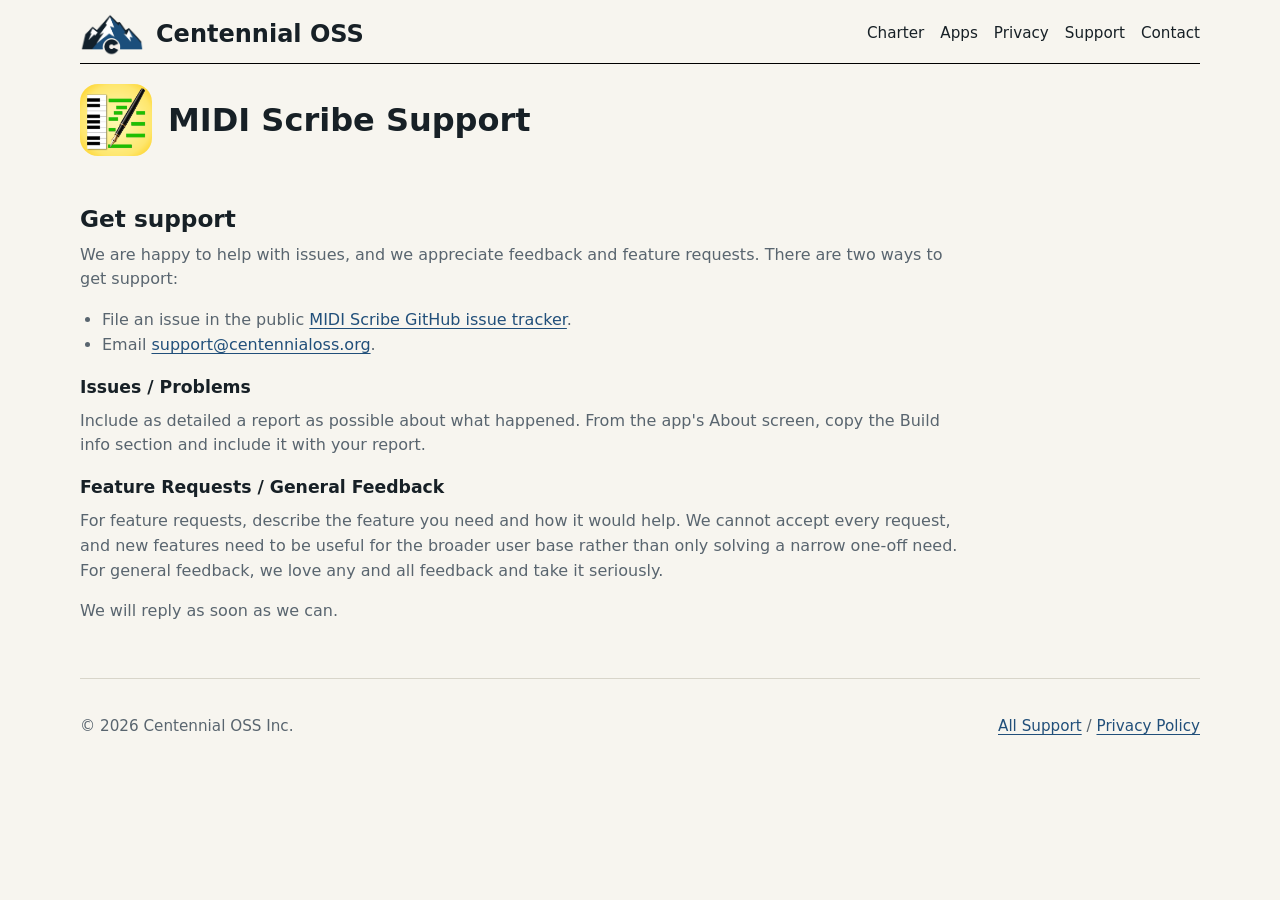
<file: support/midi-scribe/index.html>
<!doctype html>
<html lang="en">
  <head>
    <meta charset="utf-8">
    <meta name="viewport" content="width=device-width, initial-scale=1">
    <title>MIDI Scribe Support | Centennial OSS Inc.</title>
    <meta name="description" content="Support resources for MIDI Scribe.">
    <link rel="canonical" href="https://centennialoss.org/support/midi-scribe/">
    <meta property="og:type" content="website">
    <meta property="og:site_name" content="Centennial OSS Inc.">
    <meta property="og:title" content="MIDI Scribe Support | Centennial OSS Inc.">
    <meta property="og:description" content="Support resources for MIDI Scribe.">
    <meta property="og:url" content="https://centennialoss.org/support/midi-scribe/">
    <meta property="og:image" content="https://centennialoss.org/images/social-card.png">
    <meta property="og:image:alt" content="Centennial OSS Inc.">
    <meta property="og:image:width" content="1200">
    <meta property="og:image:height" content="630">
    <meta name="twitter:card" content="summary_large_image">
    <meta name="twitter:title" content="MIDI Scribe Support | Centennial OSS Inc.">
    <meta name="twitter:description" content="Support resources for MIDI Scribe.">
    <meta name="twitter:image" content="https://centennialoss.org/images/social-card.png">
    <link rel="stylesheet" href="../../css/site.css">
  </head>
  <body>
    <header class="site-header">
      <a class="brand" href="../../" aria-label="Centennial OSS home">
        <img class="brand-mark" src="../../images/centennial-oss-logo.png" alt="">
        <span class="brand-text">Centennial OSS</span>
      </a>
      <nav aria-label="Primary navigation">
        <a href="../../#charter">Charter</a>
        <a href="../../#apps">Apps</a>
        <a href="../../privacy/">Privacy</a>
        <a href="../">Support</a>
        <a href="mailto:hello@centennialoss.org">Contact</a>
      </nav>
    </header>

    <main>
      <section class="page-hero">
        <h1 class="app-title">
          <img src="../../images/midi-scribe.png" alt="" width="72" height="72">
          <span>MIDI Scribe Support</span>
        </h1>
      </section>

      <section class="policy">
        <h2>Get support</h2>
        <p>
          We are happy to help with issues, and we appreciate feedback and feature requests. There are two ways to get support:
        </p>
        <ul>
          <li>File an issue in the public <a href="https://github.com/centennial-oss/midi-scribe/issues">MIDI Scribe GitHub issue tracker</a>.</li>
          <li>Email <a href="mailto:support@centennialoss.org">support@centennialoss.org</a>.</li>
        </ul>
        <h3>Issues / Problems</h3>
        <p>
          Include as detailed a report as possible about what happened. From the app's About screen, copy the Build info section
          and include it with your report.
        </p>
        <h3>Feature Requests / General Feedback</h3>
        <p>
          For feature requests, describe the feature you need and how it would help. We cannot accept every request,
          and new features need to be useful for the broader user base rather than only solving a narrow one-off need.
          For general feedback, we love any and all feedback and take it seriously.
        </p>
        <p>
          We will reply as soon as we can.
        </p>
      </section>
    </main>

    <footer class="site-footer">
      <p>&copy; 2026 Centennial OSS Inc.</p>
      <p><a href="../">All Support</a> <span aria-hidden="true">/</span> <a href="../../privacy/">Privacy Policy</a></p>
    </footer>
  </body>
</html>
</file>
<file: css/site.css>
:root {
  --bg: #f7f5ef;
  --surface: #ffffff;
  --ink: #172026;
  --muted: #59656f;
  --line: #d8d5ca;
  --accent: #3f72a4;
  --accent-dark: #214f7a;
  --check: #16813a;
  --warm: #d8913c;
  --shadow: 0 18px 50px rgba(23, 32, 38, 0.12);
}

* {
  box-sizing: border-box;
}

html {
  scroll-behavior: smooth;
}

body {
  margin: 0;
  background: var(--bg);
  color: var(--ink);
  font-family: ui-sans-serif, system-ui, -apple-system, BlinkMacSystemFont, "Segoe UI", sans-serif;
  line-height: 1.55;
}

a {
  color: var(--accent-dark);
  text-decoration-thickness: 0.08em;
  text-underline-offset: 0.18em;
}

a:hover {
  color: #0b416e;
}

.site-header,
.site-footer,
main {
  width: min(1120px, calc(100% - 32px));
  margin: 0 auto;
}

.site-header {
  display: flex;
  align-items: center;
  justify-content: space-between;
  gap: 24px;
  padding: 12px 0 6px 0;
  border-bottom: 1px black solid;
}

.brand {
  display: inline-flex;
  align-items: center;
  gap: 12px;
  color: var(--ink);
  font-weight: 760;
  text-decoration: none;
}

.brand-mark {
  width: 64px;
  border-radius: 8px;
  object-fit: cover;
}

.brand-text {
  font-size: 1.5rem;
  font-weight: 600;
}

nav {
  display: flex;
  flex-wrap: wrap;
  justify-content: flex-end;
  gap: 16px;
  font-size: 0.95rem;
}

nav a {
  color: var(--ink);
  text-decoration: none;
}

.hero,
.page-hero {
  padding: clamp(15px, 3.5vw, 20px) 0;
}

.hero {
  display: grid;
  grid-template-columns: minmax(0, 1.35fr) minmax(280px, 0.65fr);
  gap: clamp(16px, 3vw, 20px);
  align-items: center;
}

.eyebrow {
  margin: 0 0 12px;
  color: var(--accent-dark);
  font-size: 0.78rem;
  font-weight: 800;
  letter-spacing: 0.08em;
  text-transform: uppercase;
}

h1,
h2,
h3,
p {
  margin-top: 0;
}

h1 {
  max-width: 840px;
  margin-bottom: 18px;
  font-size: clamp(2rem, 2.5vw, 3rem);
  line-height: 1;
  letter-spacing: 0;
}

.app-title {
  display: flex;
  align-items: center;
  gap: 16px;
}

.app-title img {
  width: 72px;
  height: 72px;
  flex: 0 0 auto;
  border-radius: 18px;
  object-fit: cover;
}

h2 {
  margin-bottom: 12px;
  margin-top: 12px;
  font-size: clamp(1.7rem, 2.2vw, 2.25rem);
  line-height: 1.08;
  letter-spacing: 0;
}

h3 {
  margin-bottom: 8px;
  font-size: 1.08rem;
}

.lede {
  max-width: 720px;
  color: var(--muted);
  font-size: clamp(1.03rem, 1.45vw, 1.2rem);
}

.hero-actions,
.app-links {
  display: flex;
  flex-wrap: wrap;
  gap: 2rem;
}

.app-card h4 {
  color: #626466;
  margin: 0px 0px .5rem 0px;
  padding: 0px;
}

.button {
  display: inline-flex;
  min-height: 44px;
  align-items: center;
  justify-content: center;
  border: 1px solid var(--line);
  border-radius: 8px;
  padding: 10px 16px;
  background: var(--surface);
  color: var(--ink);
  font-weight: 760;
  text-decoration: none;
}

.button.primary {
  border-color: var(--accent);
  background: var(--accent);
  color: #fff;
}

.hero-panel {
  display: grid;
  gap: 14px;
}

.principle-card,
.commitments article,
.app-card {
  border: 1px solid var(--line);
  border-radius: 8px;
  background: var(--surface);
  box-shadow: var(--shadow);
}

.principle-card {
  padding: 18px;
}

.principle-card h3,
.commitments h3 {
  display: flex;
  align-items: baseline;
  gap: 0.35em;
  color: var(--accent-dark);
}

.principle-card span,
.hero-panel span,
.commitments p,
.app-card p,
.policy p,
.policy li,
.text-grid p {
  color: var(--muted);
}

.section {
  padding: clamp(42px, 6vw, 68px) 0;
  border-top: 1px solid var(--line);
}

.section-heading {
  max-width: 940px;
  margin-bottom: 28px;
}

.text-grid,
.commitments,
.app-list {
  display: grid;
  gap: 18px;
}

.text-grid {
  grid-template-columns: repeat(2, minmax(0, 1fr));
}

.commitments {
  grid-template-columns: repeat(4, minmax(0, 1fr));
}

.commitments article {
  padding: 20px;
  box-shadow: none;
}

.green-check, article h3 span.green-check {
  color: var(--check);
  font-weight: 900;
}

.app-list {
  grid-template-columns: repeat(2, minmax(0, 1fr));
}

.sponsored-app-list {
  grid-template-columns: repeat(3, minmax(0, 1fr));
}

.app-card-placeholder {
  min-height: 1px;
}

.app-card {
  display: flex;
  flex-direction: column;
  padding: 22px;
}

.app-card img {
  width: 72px;
  height: 72px;
  border-radius: 18px;
  object-fit: cover;
}

.app-card-header {
  display: flex;
  align-items: center;
  padding-bottom: .5rem;
}

.app-card-header img {
  margin-right: 1rem;
}

.app-card-header h2 {
  margin-bottom: .5rem;
}


.app-card-body {
  display: flex;
  flex: 1;
  flex-direction: column;
}

.app-card-body p {
  flex: 1;
}

.app-links a {
  font-weight: 760;
}

.contact-band {
  display: flex;
  align-items: center;
  justify-content: space-between;
  gap: 24px;
}

.contact-band h2 {
  max-width: 760px;
  margin-bottom: 0;
}

.site-footer {
  display: flex;
  justify-content: space-between;
  gap: 24px;
  padding: 36px 0 48px;
  border-top: 1px solid var(--line);
  color: var(--muted);
  font-size: 0.95rem;
}

.page-hero {
  max-width: 900px;
}

.policy {
  max-width: 880px;
  padding: 0 0 38px;
}

.policy h2 {
  font-size: 1.45rem;
}

.policy ul {
  padding-left: 22px;
}

.policy address {
  color: var(--muted);
  font-style: normal;
}

.policy-apps {
  display: grid;
  gap: 20px;
}

.policy-app {
  display: grid;
  grid-template-columns: 64px minmax(0, 1fr);
  gap: 18px;
  align-items: center;
}

.policy-app img {
  width: 54px;
  height: 54px;
  border-radius: 14px;
  object-fit: cover;
}

.policy-app p {
  margin-bottom: 0;
}

@media (max-width: 860px) {
  .site-header,
  .site-footer,
  .contact-band {
    align-items: flex-start;
    flex-direction: column;
  }

  nav {
    justify-content: flex-start;
  }

  .hero,
  .text-grid,
  .commitments,
  .app-list,
  .sponsored-app-list {
    grid-template-columns: 1fr;
  }

  .app-card-placeholder {
    display: none;
  }

  .hero {
    min-height: auto;
  }
}

@media (max-width: 520px) {
  .site-header,
  .site-footer,
  main {
    width: min(100% - 24px, 1120px);
  }

  .hero-actions,
  .contact-band .button {
    width: 100%;
  }

  .button {
    width: 100%;
  }

  .app-title {
    align-items: flex-start;
    flex-direction: column;
  }
}
</file>
